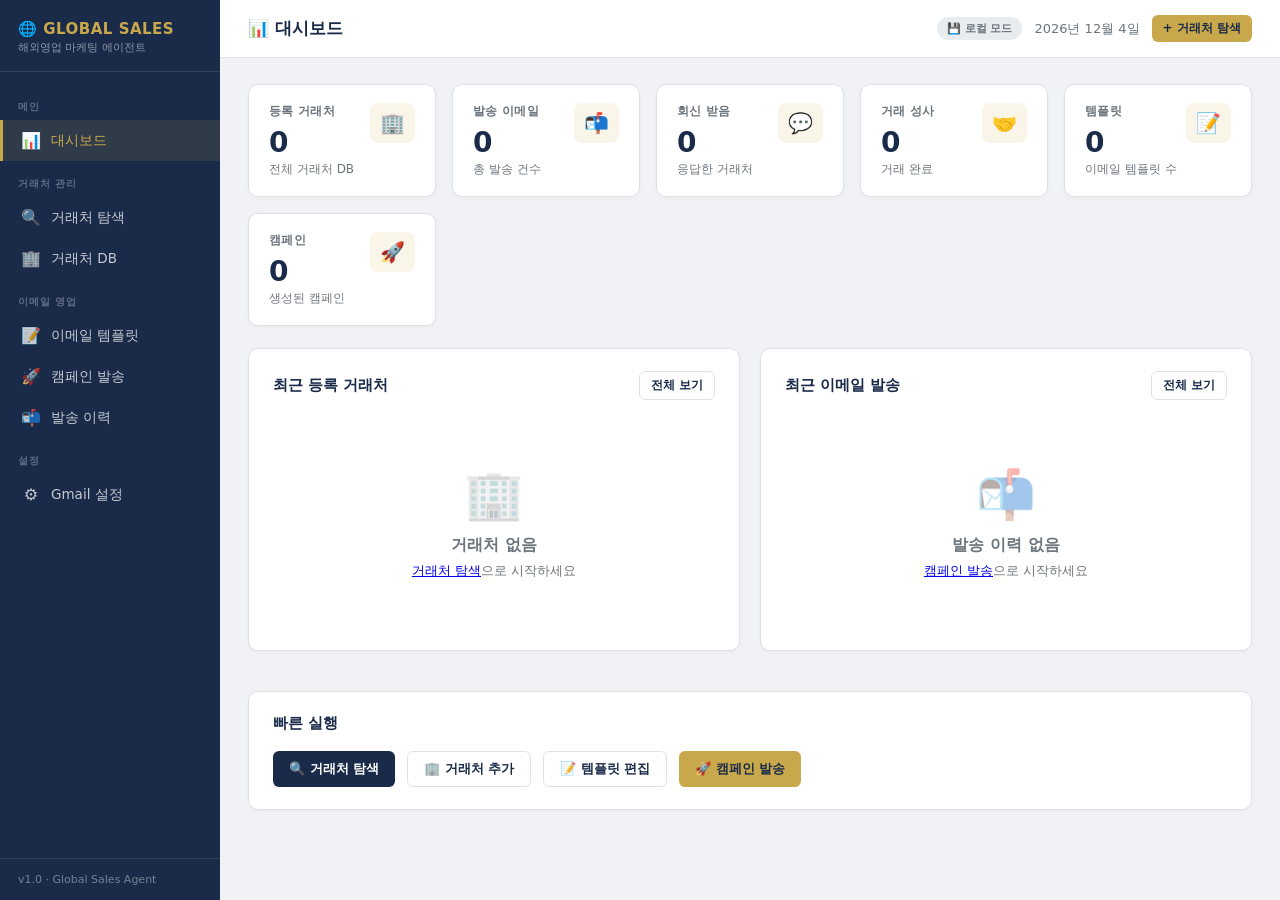
<file: index.html>
<!DOCTYPE html>
<html lang="ko">
<head>
  <meta charset="UTF-8">
  <meta name="viewport" content="width=device-width, initial-scale=1.0">
  <title>해외영업 마케팅 에이전트</title>
  <link rel="stylesheet" href="style.css">
</head>
<body>

<!-- Sidebar -->
<aside class="sidebar">
  <div class="sidebar-logo">
    <h1>🌐 GLOBAL SALES</h1>
    <p>해외영업 마케팅 에이전트</p>
  </div>
  <ul class="sidebar-menu">
    <li class="sidebar-section">메인</li>
    <li><a href="index.html" class="active"><span class="icon">📊</span> 대시보드</a></li>
    <li class="sidebar-section">거래처 관리</li>
    <li><a href="search.html"><span class="icon">🔍</span> 거래처 탐색</a></li>
    <li><a href="companies.html"><span class="icon">🏢</span> 거래처 DB</a></li>
    <li class="sidebar-section">이메일 영업</li>
    <li><a href="templates.html"><span class="icon">📝</span> 이메일 템플릿</a></li>
    <li><a href="campaigns.html"><span class="icon">🚀</span> 캠페인 발송</a></li>
    <li><a href="history.html"><span class="icon">📬</span> 발송 이력</a></li>
    <li class="sidebar-section">설정</li>
    <li><a href="settings.html"><span class="icon">⚙️</span> Gmail 설정</a></li>
  </ul>
  <div class="sidebar-bottom">v1.0 · Global Sales Agent</div>
</aside>

<div class="main">
  <div class="topbar">
    <span class="topbar-title">📊 대시보드</span>
    <div class="topbar-right">
      <span id="todayDate" style="font-size:13px;color:#6c757d;"></span>
      <a href="search.html" class="btn btn-gold btn-sm">+ 거래처 탐색</a>
    </div>
  </div>

  <div class="content">
    <!-- 통계 카드 -->
    <div class="stats-grid" id="statsGrid"></div>

    <div style="display:grid;grid-template-columns:1fr 1fr;gap:20px;">
      <!-- 최근 거래처 -->
      <div class="card">
        <div class="card-header">
          <span class="card-title">최근 등록 거래처</span>
          <a href="companies.html" class="btn btn-outline btn-sm">전체 보기</a>
        </div>
        <div id="recentCompanies"></div>
      </div>

      <!-- 최근 발송 이력 -->
      <div class="card">
        <div class="card-header">
          <span class="card-title">최근 이메일 발송</span>
          <a href="history.html" class="btn btn-outline btn-sm">전체 보기</a>
        </div>
        <div id="recentHistory"></div>
      </div>
    </div>

    <!-- 빠른 실행 -->
    <div class="card" style="margin-top:20px;">
      <div class="card-header">
        <span class="card-title">빠른 실행</span>
      </div>
      <div style="display:flex;gap:12px;flex-wrap:wrap;">
        <a href="search.html" class="btn btn-primary">🔍 거래처 탐색</a>
        <a href="companies.html" class="btn btn-outline">🏢 거래처 추가</a>
        <a href="templates.html" class="btn btn-outline">📝 템플릿 편집</a>
        <a href="campaigns.html" class="btn btn-gold">🚀 캠페인 발송</a>
      </div>
    </div>
  </div>
</div>

<script src="js/app.js?v=2"></script>
<script>
document.getElementById('todayDate').textContent = new Date().toLocaleDateString('ko-KR', {year:'numeric',month:'long',day:'numeric'});

function renderDashboard() {
  const companies = DB.get('companies');
  const history = DB.get('history');
  const templates = DB.get('templates');
  const campaigns = DB.get('campaigns');

  const sent = history.filter(h => h.status === 'sent').length;
  const replied = companies.filter(c => c.status === 'replied').length;
  const deals = companies.filter(c => c.status === 'deal').length;

  document.getElementById('statsGrid').innerHTML = `
    <div class="stat-card">
      <div class="icon-wrap">🏢</div>
      <div class="label">등록 거래처</div>
      <div class="value">${companies.length}</div>
      <div class="sub">전체 거래처 DB</div>
    </div>
    <div class="stat-card">
      <div class="icon-wrap">📬</div>
      <div class="label">발송 이메일</div>
      <div class="value">${sent}</div>
      <div class="sub">총 발송 건수</div>
    </div>
    <div class="stat-card">
      <div class="icon-wrap">💬</div>
      <div class="label">회신 받음</div>
      <div class="value">${replied}</div>
      <div class="sub">응답한 거래처</div>
    </div>
    <div class="stat-card">
      <div class="icon-wrap">🤝</div>
      <div class="label">거래 성사</div>
      <div class="value">${deals}</div>
      <div class="sub">거래 완료</div>
    </div>
    <div class="stat-card">
      <div class="icon-wrap">📝</div>
      <div class="label">템플릿</div>
      <div class="value">${templates.length}</div>
      <div class="sub">이메일 템플릿 수</div>
    </div>
    <div class="stat-card">
      <div class="icon-wrap">🚀</div>
      <div class="label">캠페인</div>
      <div class="value">${campaigns.length}</div>
      <div class="sub">생성된 캠페인</div>
    </div>
  `;

  // 최근 거래처
  const recent = [...companies].sort((a,b) => b.createdAt - a.createdAt).slice(0, 5);
  document.getElementById('recentCompanies').innerHTML = recent.length
    ? `<table><thead><tr><th>회사명</th><th>국가</th><th>상태</th></tr></thead><tbody>
        ${recent.map(c => {
          const ct = getCountry(c.country);
          return `<tr>
            <td><a href="companies.html" style="color:var(--navy);font-weight:600;">${esc(c.name)}</a></td>
            <td>${ct.flag} ${esc(ct.name)}</td>
            <td><span class="badge badge-${c.status}">${STATUS_LABELS[c.status] || c.status}</span></td>
          </tr>`;
        }).join('')}
      </tbody></table>`
    : `<div class="empty-state"><div class="icon">🏢</div><h3>거래처 없음</h3><p><a href="search.html">거래처 탐색</a>으로 시작하세요</p></div>`;

  // 최근 발송 이력
  const recentH = [...history].sort((a,b) => b.sentAt - a.sentAt).slice(0, 5);
  document.getElementById('recentHistory').innerHTML = recentH.length
    ? `<table><thead><tr><th>수신자</th><th>제목</th><th>상태</th></tr></thead><tbody>
        ${recentH.map(h => `<tr>
          <td style="font-size:12px;">${esc(h.toEmail)}</td>
          <td style="font-size:12px;max-width:140px;overflow:hidden;text-overflow:ellipsis;white-space:nowrap;">${esc(h.subject)}</td>
          <td><span class="badge badge-${h.status}">${h.status === 'sent' ? '발송 완료' : '실패'}</span></td>
        </tr>`).join('')}
      </tbody></table>`
    : `<div class="empty-state"><div class="icon">📬</div><h3>발송 이력 없음</h3><p><a href="campaigns.html">캠페인 발송</a>으로 시작하세요</p></div>`;
}

window.MA_RENDER = renderDashboard;
renderDashboard();
</script>
</body>
</html>
</file>
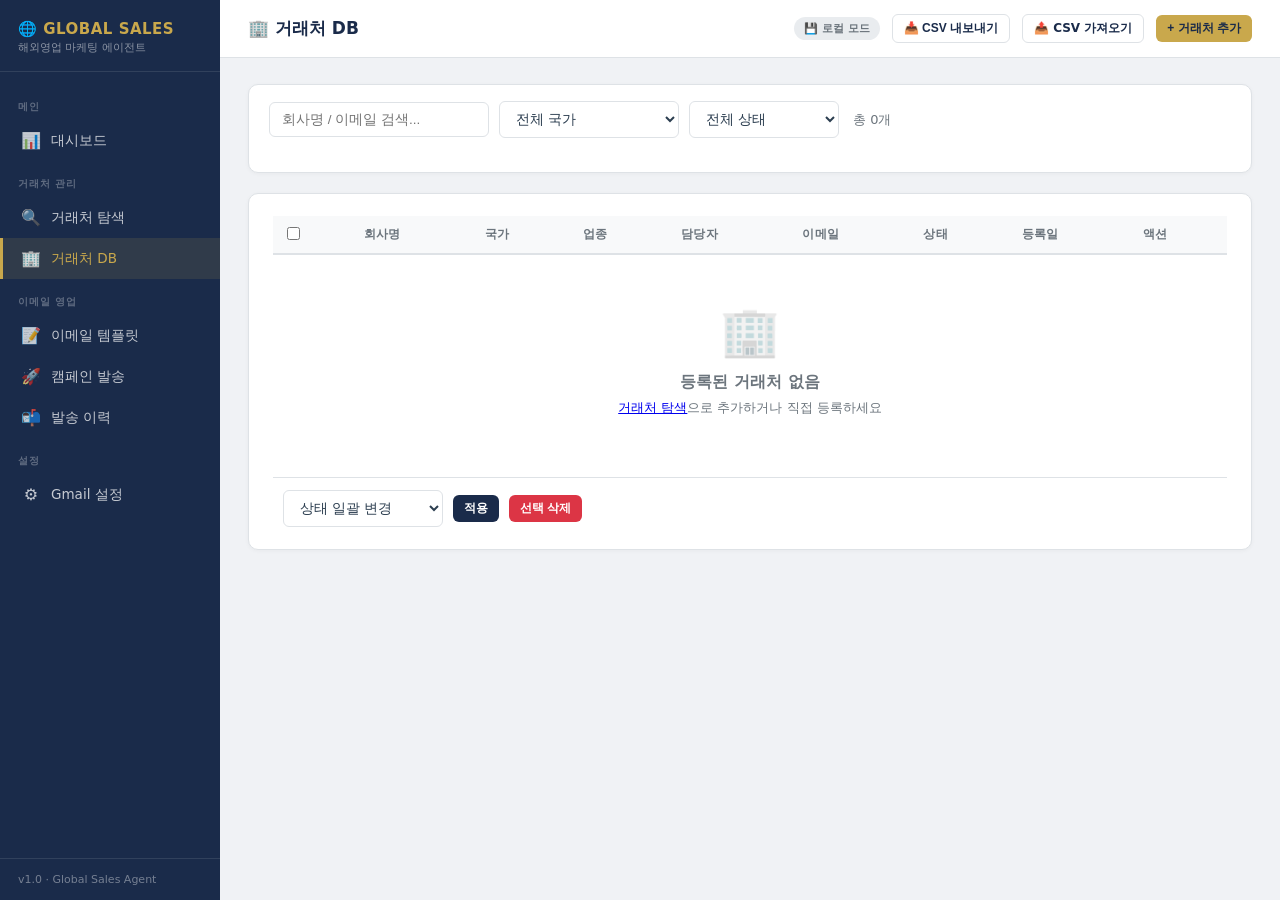
<file: companies.html>
<!DOCTYPE html>
<html lang="ko">
<head>
  <meta charset="UTF-8">
  <meta name="viewport" content="width=device-width, initial-scale=1.0">
  <title>거래처 DB | Global Sales Agent</title>
  <link rel="stylesheet" href="style.css">
</head>
<body>

<aside class="sidebar">
  <div class="sidebar-logo">
    <h1>🌐 GLOBAL SALES</h1>
    <p>해외영업 마케팅 에이전트</p>
  </div>
  <ul class="sidebar-menu">
    <li class="sidebar-section">메인</li>
    <li><a href="index.html"><span class="icon">📊</span> 대시보드</a></li>
    <li class="sidebar-section">거래처 관리</li>
    <li><a href="search.html"><span class="icon">🔍</span> 거래처 탐색</a></li>
    <li><a href="companies.html"><span class="icon">🏢</span> 거래처 DB</a></li>
    <li class="sidebar-section">이메일 영업</li>
    <li><a href="templates.html"><span class="icon">📝</span> 이메일 템플릿</a></li>
    <li><a href="campaigns.html"><span class="icon">🚀</span> 캠페인 발송</a></li>
    <li><a href="history.html"><span class="icon">📬</span> 발송 이력</a></li>
    <li class="sidebar-section">설정</li>
    <li><a href="settings.html"><span class="icon">⚙️</span> Gmail 설정</a></li>
  </ul>
  <div class="sidebar-bottom">v1.0 · Global Sales Agent</div>
</aside>

<div class="main">
  <div class="topbar">
    <span class="topbar-title">🏢 거래처 DB</span>
    <div class="topbar-right">
      <button class="btn btn-outline btn-sm" onclick="exportCSV()">📥 CSV 내보내기</button>
      <label class="btn btn-outline btn-sm" style="cursor:pointer;">📤 CSV 가져오기<input type="file" accept=".csv" style="display:none" onchange="importCSV(event)"></label>
      <button class="btn btn-gold btn-sm" onclick="openAddModal()">+ 거래처 추가</button>
    </div>
  </div>

  <div class="content">
    <!-- 필터 / 검색 -->
    <div class="card" style="padding:16px 20px;">
      <div class="search-bar">
        <input class="form-control" id="searchInput" placeholder="회사명 / 이메일 검색..." oninput="renderTable()" style="max-width:220px;">
        <select class="form-control" id="filterCountry" onchange="renderTable()" style="max-width:180px;">
          <option value="">전체 국가</option>
        </select>
        <select class="form-control" id="filterStatus" onchange="renderTable()" style="max-width:150px;">
          <option value="">전체 상태</option>
          <option value="lead">리드</option>
          <option value="contacted">컨택 완료</option>
          <option value="replied">회신 받음</option>
          <option value="deal">거래 성사</option>
          <option value="rejected">거절</option>
        </select>
        <span id="countBadge" style="font-size:13px;color:var(--text-muted);margin-left:4px;"></span>
      </div>
    </div>

    <div class="card">
      <div class="table-wrap">
        <table>
          <thead>
            <tr>
              <th><input type="checkbox" id="checkAll" onchange="toggleAll(this)"></th>
              <th>회사명</th>
              <th>국가</th>
              <th>업종</th>
              <th>담당자</th>
              <th>이메일</th>
              <th>상태</th>
              <th>등록일</th>
              <th>액션</th>
            </tr>
          </thead>
          <tbody id="tableBody"></tbody>
        </table>
      </div>
      <div id="emptyState" style="display:none;">
        <div class="empty-state"><div class="icon">🏢</div><h3>등록된 거래처 없음</h3><p><a href="search.html">거래처 탐색</a>으로 추가하거나 직접 등록하세요</p></div>
      </div>
      <!-- 선택 일괄 작업 -->
      <div id="bulkBar" style="display:none;margin-top:12px;padding-top:12px;border-top:1px solid var(--border);display:flex;gap:10px;align-items:center;">
        <span id="selectedCount" style="font-size:13px;color:var(--text-muted);"></span>
        <select class="form-control" id="bulkStatus" style="max-width:160px;">
          <option value="">상태 일괄 변경</option>
          <option value="lead">리드</option>
          <option value="contacted">컨택 완료</option>
          <option value="replied">회신 받음</option>
          <option value="deal">거래 성사</option>
          <option value="rejected">거절</option>
        </select>
        <button class="btn btn-primary btn-sm" onclick="applyBulkStatus()">적용</button>
        <button class="btn btn-danger btn-sm" onclick="deleteSelected()">선택 삭제</button>
      </div>
    </div>
  </div>
</div>

<!-- 추가/편집 모달 -->
<div class="modal-backdrop" id="companyModal">
  <div class="modal">
    <div class="modal-header">
      <span class="modal-title" id="modalTitle">🏢 거래처 추가</span>
      <button class="modal-close">✕</button>
    </div>
    <div class="modal-body">
      <input type="hidden" id="editId">
      <div class="form-row">
        <div class="form-group">
          <label class="form-label">회사명 *</label>
          <input class="form-control" id="f_name" placeholder="Company Name">
        </div>
        <div class="form-group">
          <label class="form-label">국가 *</label>
          <select class="form-control" id="f_country"></select>
        </div>
      </div>
      <div class="form-row">
        <div class="form-group">
          <label class="form-label">업종</label>
          <input class="form-control" id="f_industry" placeholder="Chemical, Cosmetic...">
        </div>
        <div class="form-group">
          <label class="form-label">담당자</label>
          <input class="form-control" id="f_contact" placeholder="Contact Person">
        </div>
      </div>
      <div class="form-row">
        <div class="form-group">
          <label class="form-label">이메일 *</label>
          <input class="form-control" id="f_email" type="email" placeholder="email@company.com">
        </div>
        <div class="form-group">
          <label class="form-label">전화</label>
          <input class="form-control" id="f_phone" placeholder="+1 234 567 8900">
        </div>
      </div>
      <div class="form-row">
        <div class="form-group">
          <label class="form-label">웹사이트</label>
          <input class="form-control" id="f_website" placeholder="https://...">
        </div>
        <div class="form-group">
          <label class="form-label">상태</label>
          <select class="form-control" id="f_status">
            <option value="lead">리드</option>
            <option value="contacted">컨택 완료</option>
            <option value="replied">회신 받음</option>
            <option value="deal">거래 성사</option>
            <option value="rejected">거절</option>
          </select>
        </div>
      </div>
      <div class="form-group">
        <label class="form-label">메모</label>
        <textarea class="form-control" id="f_note" rows="3" placeholder="특이사항, 탐색 경로 등"></textarea>
      </div>
    </div>
    <div class="modal-footer">
      <button class="btn btn-outline" onclick="closeModal('companyModal')">취소</button>
      <button class="btn btn-gold" onclick="saveCompany()">저장</button>
    </div>
  </div>
</div>

<script src="js/app.js?v=2"></script>
<script>
document.getElementById('filterCountry').innerHTML = '<option value="">전체 국가</option>' + countryOptions();
document.getElementById('f_country').innerHTML = countryOptions('US');

function getFiltered() {
  const q = document.getElementById('searchInput').value.toLowerCase();
  const fc = document.getElementById('filterCountry').value;
  const fs = document.getElementById('filterStatus').value;
  return DB.get('companies').filter(c =>
    (!q || c.name.toLowerCase().includes(q) || c.email.toLowerCase().includes(q)) &&
    (!fc || c.country === fc) &&
    (!fs || c.status === fs)
  ).sort((a, b) => b.createdAt - a.createdAt);
}

function renderTable() {
  const list = getFiltered();
  document.getElementById('countBadge').textContent = `총 ${list.length}개`;
  const tbody = document.getElementById('tableBody');
  document.getElementById('emptyState').style.display = list.length ? 'none' : '';

  if (!list.length) { tbody.innerHTML = ''; return; }
  tbody.innerHTML = list.map(c => {
    const ct = getCountry(c.country);
    const date = new Date(c.createdAt).toLocaleDateString('ko-KR');
    return `<tr>
      <td><input type="checkbox" class="row-check" data-id="${c.id}" onchange="updateBulkBar()"></td>
      <td><strong>${esc(c.name)}</strong>${c.website ? `<br><a href="${esc(c.website)}" target="_blank" style="font-size:11px;color:var(--info);">${esc(c.website)}</a>` : ''}</td>
      <td>${ct.flag} ${esc(ct.name)}</td>
      <td style="font-size:12px;">${esc(c.industry) || '-'}</td>
      <td style="font-size:12px;">${esc(c.contact) || '-'}</td>
      <td style="font-size:12px;"><a href="mailto:${esc(c.email)}">${esc(c.email)}</a></td>
      <td>
        <select class="form-control" style="padding:3px 6px;font-size:11px;width:auto;" onchange="quickStatus('${c.id}', this.value)">
          ${['lead','contacted','replied','deal','rejected'].map(s =>
            `<option value="${s}" ${c.status===s?'selected':''}>${STATUS_LABELS[s]}</option>`
          ).join('')}
        </select>
      </td>
      <td style="font-size:12px;color:var(--text-muted);">${date}</td>
      <td>
        <button class="btn btn-outline btn-xs" onclick="editCompany('${c.id}')">편집</button>
        <button class="btn btn-danger btn-xs" onclick="deleteCompany('${c.id}')">삭제</button>
      </td>
    </tr>`;
  }).join('');
}

function quickStatus(id, val) {
  const companies = DB.get('companies');
  const c = companies.find(x => x.id === id);
  if (c) { c.status = val; DB.set('companies', companies); toast('상태 변경됨'); }
}

function toggleAll(cb) {
  document.querySelectorAll('.row-check').forEach(c => c.checked = cb.checked);
  updateBulkBar();
}

function updateBulkBar() {
  const sel = document.querySelectorAll('.row-check:checked');
  const bar = document.getElementById('bulkBar');
  bar.style.display = sel.length ? 'flex' : 'none';
  document.getElementById('selectedCount').textContent = `${sel.length}개 선택됨`;
}

function applyBulkStatus() {
  const val = document.getElementById('bulkStatus').value;
  if (!val) return;
  const ids = [...document.querySelectorAll('.row-check:checked')].map(c => c.dataset.id);
  const companies = DB.get('companies');
  companies.forEach(c => { if (ids.includes(c.id)) c.status = val; });
  DB.set('companies', companies);
  toast(`${ids.length}개 상태 변경 완료`);
  renderTable();
}

function deleteSelected() {
  const ids = [...document.querySelectorAll('.row-check:checked')].map(c => c.dataset.id);
  if (!confirm(`${ids.length}개 거래처를 삭제하시겠습니까?`)) return;
  let companies = DB.get('companies').filter(c => !ids.includes(c.id));
  DB.set('companies', companies);
  toast(`${ids.length}개 삭제됨`);
  renderTable();
}

function openAddModal() {
  document.getElementById('modalTitle').textContent = '🏢 거래처 추가';
  document.getElementById('editId').value = '';
  ['f_name','f_industry','f_contact','f_email','f_phone','f_website','f_note'].forEach(id => document.getElementById(id).value = '');
  document.getElementById('f_country').value = 'US';
  document.getElementById('f_status').value = 'lead';
  openModal('companyModal');
}

function editCompany(id) {
  const c = DB.get('companies').find(x => x.id === id);
  if (!c) return;
  document.getElementById('modalTitle').textContent = '🏢 거래처 편집';
  document.getElementById('editId').value = id;
  document.getElementById('f_name').value = c.name;
  document.getElementById('f_country').value = c.country;
  document.getElementById('f_industry').value = c.industry || '';
  document.getElementById('f_contact').value = c.contact || '';
  document.getElementById('f_email').value = c.email;
  document.getElementById('f_phone').value = c.phone || '';
  document.getElementById('f_website').value = c.website || '';
  document.getElementById('f_status').value = c.status;
  document.getElementById('f_note').value = c.note || '';
  openModal('companyModal');
}

function saveCompany() {
  const name = document.getElementById('f_name').value.trim();
  const email = document.getElementById('f_email').value.trim();
  if (!name || !email) { toast('회사명과 이메일은 필수', 'error'); return; }
  const id = document.getElementById('editId').value;
  const companies = DB.get('companies');
  const data = {
    name, email,
    country: document.getElementById('f_country').value,
    industry: document.getElementById('f_industry').value.trim(),
    contact: document.getElementById('f_contact').value.trim(),
    phone: document.getElementById('f_phone').value.trim(),
    website: document.getElementById('f_website').value.trim(),
    status: document.getElementById('f_status').value,
    note: document.getElementById('f_note').value.trim(),
  };
  if (id) {
    const i = companies.findIndex(c => c.id === id);
    companies[i] = { ...companies[i], ...data };
    toast('거래처 수정됨');
  } else {
    companies.push({ id: DB.id(), ...data, createdAt: Date.now() });
    toast('거래처 추가됨');
  }
  DB.set('companies', companies);
  closeModal('companyModal');
  renderTable();
}

function deleteCompany(id) {
  if (!confirm('이 거래처를 삭제하시겠습니까?')) return;
  DB.set('companies', DB.get('companies').filter(c => c.id !== id));
  toast('삭제됨');
  renderTable();
}

function exportCSV() {
  const companies = DB.get('companies');
  if (!companies.length) { toast('내보낼 데이터 없음', 'error'); return; }
  const header = '회사명,국가코드,업종,담당자,이메일,전화,웹사이트,상태,메모,등록일';
  const rows = companies.map(c => [
    c.name, c.country, c.industry||'', c.contact||'', c.email, c.phone||'', c.website||'', c.status, c.note||'',
    new Date(c.createdAt).toLocaleDateString('ko-KR')
  ].map(v => `"${String(v).replace(/"/g,'""')}"`).join(','));
  const csv = '﻿' + [header, ...rows].join('\n');
  const a = document.createElement('a');
  a.href = URL.createObjectURL(new Blob([csv], { type: 'text/csv;charset=utf-8;' }));
  a.download = `거래처_${new Date().toISOString().slice(0,10)}.csv`;
  a.click();
  toast('CSV 내보내기 완료');
}

// 따옴표·콤마·줄바꿈을 올바르게 처리하는 CSV 파서
function parseCSV(text) {
  const rows = [];
  let row = [], field = '', inQuotes = false;
  text = text.replace(/^﻿/, '').replace(/\r\n/g, '\n').replace(/\r/g, '\n');
  for (let i = 0; i < text.length; i++) {
    const ch = text[i];
    if (inQuotes) {
      if (ch === '"') {
        if (text[i + 1] === '"') { field += '"'; i++; }
        else inQuotes = false;
      } else field += ch;
    } else {
      if (ch === '"') inQuotes = true;
      else if (ch === ',') { row.push(field); field = ''; }
      else if (ch === '\n') { row.push(field); rows.push(row); row = []; field = ''; }
      else field += ch;
    }
  }
  if (field !== '' || row.length) { row.push(field); rows.push(row); }
  return rows;
}

function importCSV(event) {
  const file = event.target.files[0];
  if (!file) return;
  const reader = new FileReader();
  reader.onload = e => {
    const rows = parseCSV(e.target.result).filter(r => r.some(c => c.trim()));
    const [, ...dataRows] = rows; // 첫 줄(헤더) 제외
    const companies = DB.get('companies');
    let count = 0;
    dataRows.forEach(cols => {
      if (!cols[0] || !cols[4]) return; // 회사명·이메일 필수
      companies.push({ id: DB.id(), name: cols[0], country: cols[1]||'US', industry: cols[2]||'', contact: cols[3]||'', email: cols[4], phone: cols[5]||'', website: cols[6]||'', status: cols[7]||'lead', note: cols[8]||'', createdAt: Date.now() });
      count++;
    });
    DB.set('companies', companies);
    toast(`${count}개 거래처 가져오기 완료`);
    renderTable();
  };
  reader.readAsText(file, 'UTF-8');
  event.target.value = '';
}

window.MA_RENDER = renderTable;
renderTable();
</script>
</body>
</html>
</file>
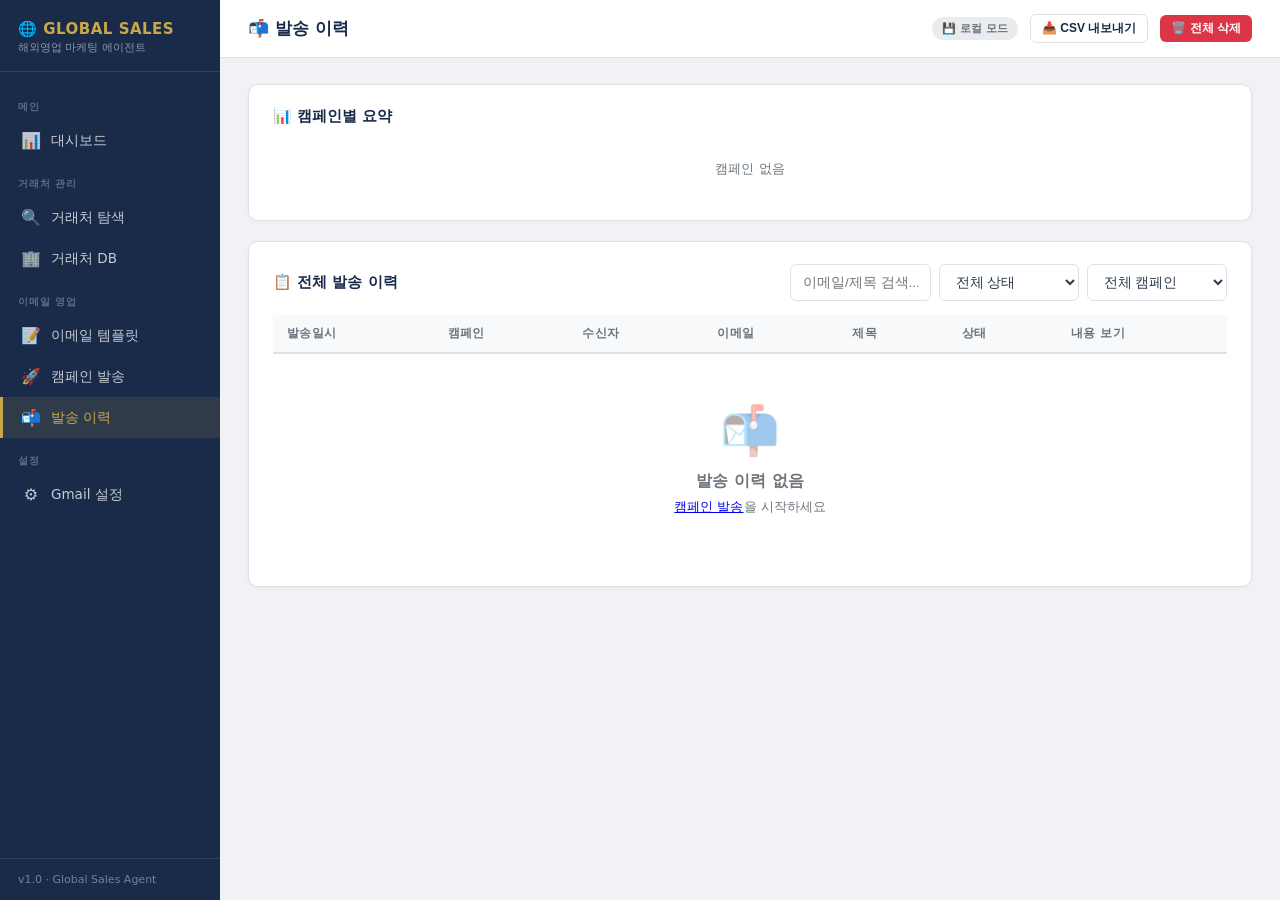
<file: history.html>
<!DOCTYPE html>
<html lang="ko">
<head>
  <meta charset="UTF-8">
  <meta name="viewport" content="width=device-width, initial-scale=1.0">
  <title>발송 이력 | Global Sales Agent</title>
  <link rel="stylesheet" href="style.css">
</head>
<body>

<aside class="sidebar">
  <div class="sidebar-logo">
    <h1>🌐 GLOBAL SALES</h1>
    <p>해외영업 마케팅 에이전트</p>
  </div>
  <ul class="sidebar-menu">
    <li class="sidebar-section">메인</li>
    <li><a href="index.html"><span class="icon">📊</span> 대시보드</a></li>
    <li class="sidebar-section">거래처 관리</li>
    <li><a href="search.html"><span class="icon">🔍</span> 거래처 탐색</a></li>
    <li><a href="companies.html"><span class="icon">🏢</span> 거래처 DB</a></li>
    <li class="sidebar-section">이메일 영업</li>
    <li><a href="templates.html"><span class="icon">📝</span> 이메일 템플릿</a></li>
    <li><a href="campaigns.html"><span class="icon">🚀</span> 캠페인 발송</a></li>
    <li><a href="history.html"><span class="icon">📬</span> 발송 이력</a></li>
    <li class="sidebar-section">설정</li>
    <li><a href="settings.html"><span class="icon">⚙️</span> Gmail 설정</a></li>
  </ul>
  <div class="sidebar-bottom">v1.0 · Global Sales Agent</div>
</aside>

<div class="main">
  <div class="topbar">
    <span class="topbar-title">📬 발송 이력</span>
    <div class="topbar-right">
      <button class="btn btn-outline btn-sm" onclick="exportCSV()">📥 CSV 내보내기</button>
      <button class="btn btn-danger btn-sm" onclick="clearAll()">🗑️ 전체 삭제</button>
    </div>
  </div>

  <div class="content">
    <!-- 캠페인별 요약 -->
    <div class="card">
      <div class="card-title" style="margin-bottom:14px;">📊 캠페인별 요약</div>
      <div id="campaignSummary"></div>
    </div>

    <!-- 이력 테이블 -->
    <div class="card">
      <div class="card-header" style="margin-bottom:14px;">
        <span class="card-title">📋 전체 발송 이력</span>
        <div style="display:flex;gap:8px;">
          <input class="form-control" id="searchInput" placeholder="이메일/제목 검색..." oninput="renderTable()" style="max-width:200px;">
          <select class="form-control" id="filterStatus" onchange="renderTable()" style="max-width:140px;">
            <option value="">전체 상태</option>
            <option value="sent">발송 완료</option>
            <option value="failed">실패</option>
          </select>
          <select class="form-control" id="filterCampaign" onchange="renderTable()" style="max-width:180px;">
            <option value="">전체 캠페인</option>
          </select>
        </div>
      </div>
      <div class="table-wrap">
        <table>
          <thead>
            <tr>
              <th>발송일시</th>
              <th>캠페인</th>
              <th>수신자</th>
              <th>이메일</th>
              <th>제목</th>
              <th>상태</th>
              <th>내용 보기</th>
            </tr>
          </thead>
          <tbody id="tableBody"></tbody>
        </table>
      </div>
      <div id="emptyState" style="display:none;">
        <div class="empty-state"><div class="icon">📬</div><h3>발송 이력 없음</h3><p><a href="campaigns.html">캠페인 발송</a>을 시작하세요</p></div>
      </div>
    </div>
  </div>
</div>

<!-- 이메일 내용 보기 모달 -->
<div class="modal-backdrop" id="viewModal">
  <div class="modal" style="width:640px;">
    <div class="modal-header">
      <span class="modal-title">📧 이메일 내용</span>
      <button class="modal-close">✕</button>
    </div>
    <div class="modal-body">
      <div style="margin-bottom:10px;">
        <div style="font-size:12px;color:var(--text-muted);">수신: <span id="v_to" style="color:var(--navy);font-weight:600;"></span></div>
        <div style="font-size:12px;color:var(--text-muted);margin-top:4px;">제목: <span id="v_subject" style="color:var(--navy);font-weight:600;"></span></div>
      </div>
      <div class="email-preview" id="v_body" style="max-height:360px;"></div>
    </div>
    <div class="modal-footer">
      <button class="btn btn-outline" onclick="closeModal('viewModal')">닫기</button>
    </div>
  </div>
</div>

<script src="js/app.js?v=2"></script>
<script>
function loadCampaignFilter() {
  const campaigns = DB.get('campaigns');
  const sel = document.getElementById('filterCampaign');
  sel.innerHTML = '<option value="">전체 캠페인</option>' +
    campaigns.map(c => `<option value="${esc(c.id)}">${esc(c.name)}</option>`).join('');
}

function renderCampaignSummary() {
  const campaigns = DB.get('campaigns');
  const el = document.getElementById('campaignSummary');
  if (!campaigns.length) {
    el.innerHTML = '<div style="text-align:center;padding:20px;color:var(--text-muted);font-size:13px;">캠페인 없음</div>';
    return;
  }
  el.innerHTML = `<div style="display:grid;grid-template-columns:repeat(auto-fill,minmax(220px,1fr));gap:12px;">
    ${[...campaigns].sort((a,b)=>b.createdAt-a.createdAt).map(c => {
      const rate = c.total ? Math.round(c.sent/c.total*100) : 0;
      return `<div style="border:1px solid var(--border);border-radius:8px;padding:14px;">
        <div style="font-weight:700;font-size:13px;color:var(--navy);margin-bottom:6px;">${esc(c.name)}</div>
        <div style="font-size:12px;color:var(--text-muted);margin-bottom:8px;">${new Date(c.createdAt).toLocaleDateString('ko-KR')}</div>
        <div style="display:flex;gap:10px;font-size:13px;margin-bottom:8px;">
          <span>전체 <strong>${c.total}</strong></span>
          <span style="color:var(--success);">성공 <strong>${c.sent}</strong></span>
          <span style="color:var(--danger);">실패 <strong>${c.failed}</strong></span>
        </div>
        <div class="progress"><div class="progress-bar" style="width:${rate}%;"></div></div>
        <div style="font-size:11px;color:var(--text-muted);margin-top:4px;">발송 성공률 ${rate}%</div>
      </div>`;
    }).join('')}
  </div>`;
}

function renderTable() {
  const q = document.getElementById('searchInput').value.toLowerCase();
  const fs = document.getElementById('filterStatus').value;
  const fc = document.getElementById('filterCampaign').value;
  const history = DB.get('history').filter(h =>
    (!q || h.toEmail.toLowerCase().includes(q) || h.subject.toLowerCase().includes(q) || (h.toName||'').toLowerCase().includes(q)) &&
    (!fs || h.status === fs) &&
    (!fc || h.campaignId === fc)
  ).sort((a,b) => b.sentAt - a.sentAt);

  const tbody = document.getElementById('tableBody');
  const empty = document.getElementById('emptyState');
  empty.style.display = history.length ? 'none' : '';

  tbody.innerHTML = history.map(h => {
    const dt = new Date(h.sentAt).toLocaleString('ko-KR');
    return `<tr>
      <td style="font-size:12px;color:var(--text-muted);white-space:nowrap;">${dt}</td>
      <td style="font-size:12px;max-width:120px;overflow:hidden;text-overflow:ellipsis;white-space:nowrap;">${esc(h.campaignName)||'-'}</td>
      <td style="font-size:12px;font-weight:600;">${esc(h.toName)||'-'}</td>
      <td style="font-size:12px;"><a href="mailto:${esc(h.toEmail)}" style="color:var(--info);">${esc(h.toEmail)}</a></td>
      <td style="font-size:12px;max-width:180px;overflow:hidden;text-overflow:ellipsis;white-space:nowrap;" title="${esc(h.subject)}">${esc(h.subject)}</td>
      <td><span class="badge badge-${h.status}">${h.status==='sent'?'발송 완료':'실패'}</span></td>
      <td><button class="btn btn-outline btn-xs" onclick="viewEmail('${h.id}')">보기</button></td>
    </tr>`;
  }).join('');
}

function viewEmail(id) {
  const h = DB.get('history').find(x => x.id === id);
  if (!h) return;
  document.getElementById('v_to').textContent = `${h.toName||''} <${h.toEmail}>`;
  document.getElementById('v_subject').textContent = h.subject;
  document.getElementById('v_body').textContent = h.body;
  openModal('viewModal');
}

function exportCSV() {
  const history = DB.get('history');
  if (!history.length) { toast('내보낼 데이터 없음', 'error'); return; }
  const header = '발송일시,캠페인,수신자,이메일,제목,상태';
  const rows = history.map(h => [
    new Date(h.sentAt).toLocaleString('ko-KR'),
    h.campaignName||'', h.toName||'', h.toEmail, h.subject,
    h.status==='sent'?'발송 완료':'실패'
  ].map(v => `"${String(v).replace(/"/g,'""')}"`).join(','));
  const csv = '﻿' + [header, ...rows].join('\n');
  const a = document.createElement('a');
  a.href = URL.createObjectURL(new Blob([csv], { type: 'text/csv;charset=utf-8;' }));
  a.download = `발송이력_${new Date().toISOString().slice(0,10)}.csv`;
  a.click();
  toast('CSV 내보내기 완료');
}

function clearAll() {
  if (!confirm('발송 이력을 모두 삭제하시겠습니까?')) return;
  DB.set('history', []);
  DB.set('campaigns', []);
  toast('전체 삭제됨');
  renderCampaignSummary();
  renderTable();
  loadCampaignFilter();
}

function renderAll() { loadCampaignFilter(); renderCampaignSummary(); renderTable(); }
window.MA_RENDER = renderAll;
renderAll();
</script>
</body>
</html>
</file>
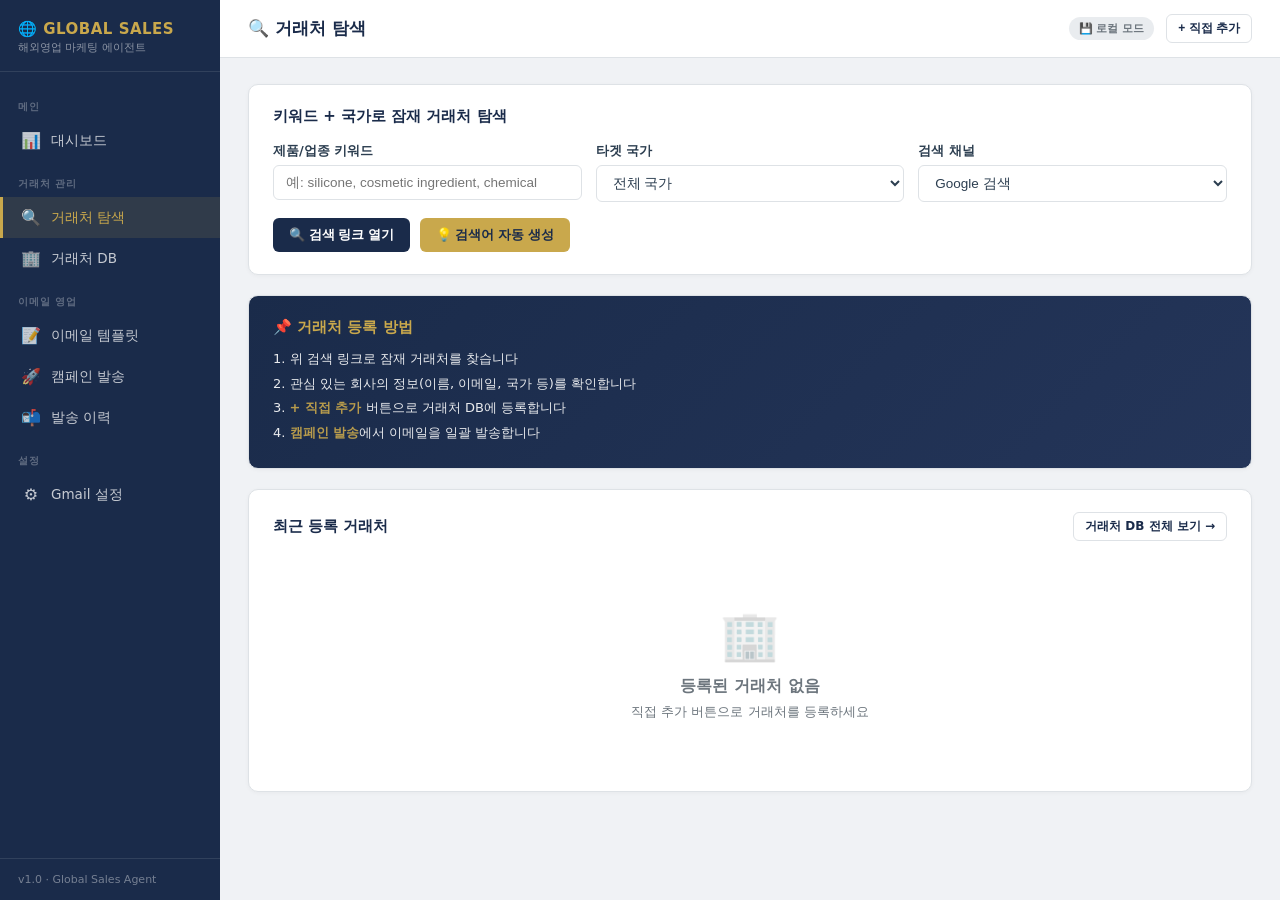
<file: search.html>
<!DOCTYPE html>
<html lang="ko">
<head>
  <meta charset="UTF-8">
  <meta name="viewport" content="width=device-width, initial-scale=1.0">
  <title>거래처 탐색 | Global Sales Agent</title>
  <link rel="stylesheet" href="style.css">
</head>
<body>

<aside class="sidebar">
  <div class="sidebar-logo">
    <h1>🌐 GLOBAL SALES</h1>
    <p>해외영업 마케팅 에이전트</p>
  </div>
  <ul class="sidebar-menu">
    <li class="sidebar-section">메인</li>
    <li><a href="index.html"><span class="icon">📊</span> 대시보드</a></li>
    <li class="sidebar-section">거래처 관리</li>
    <li><a href="search.html"><span class="icon">🔍</span> 거래처 탐색</a></li>
    <li><a href="companies.html"><span class="icon">🏢</span> 거래처 DB</a></li>
    <li class="sidebar-section">이메일 영업</li>
    <li><a href="templates.html"><span class="icon">📝</span> 이메일 템플릿</a></li>
    <li><a href="campaigns.html"><span class="icon">🚀</span> 캠페인 발송</a></li>
    <li><a href="history.html"><span class="icon">📬</span> 발송 이력</a></li>
    <li class="sidebar-section">설정</li>
    <li><a href="settings.html"><span class="icon">⚙️</span> Gmail 설정</a></li>
  </ul>
  <div class="sidebar-bottom">v1.0 · Global Sales Agent</div>
</aside>

<div class="main">
  <div class="topbar">
    <span class="topbar-title">🔍 거래처 탐색</span>
    <div class="topbar-right">
      <button class="btn btn-outline btn-sm" onclick="openModal('addManualModal')">+ 직접 추가</button>
    </div>
  </div>

  <div class="content">
    <!-- 탐색 조건 -->
    <div class="card">
      <div class="card-title" style="margin-bottom:16px;">키워드 + 국가로 잠재 거래처 탐색</div>
      <div class="form-row-3">
        <div class="form-group">
          <label class="form-label">제품/업종 키워드</label>
          <input class="form-control" id="keyword" placeholder="예: silicone, cosmetic ingredient, chemical">
        </div>
        <div class="form-group">
          <label class="form-label">타겟 국가</label>
          <select class="form-control" id="country">
            <option value="">전체 국가</option>
          </select>
        </div>
        <div class="form-group">
          <label class="form-label">검색 채널</label>
          <select class="form-control" id="channel">
            <option value="google">Google 검색</option>
            <option value="linkedin">LinkedIn</option>
            <option value="alibaba">Alibaba</option>
            <option value="kompass">Kompass</option>
            <option value="globalsources">Global Sources</option>
          </select>
        </div>
      </div>
      <div style="display:flex;gap:10px;flex-wrap:wrap;">
        <button class="btn btn-primary" onclick="doSearch()">🔍 검색 링크 열기</button>
        <button class="btn btn-gold" onclick="generateQueries()">💡 검색어 자동 생성</button>
      </div>
    </div>

    <!-- 생성된 검색어 -->
    <div class="card" id="queriesCard" style="display:none;">
      <div class="card-header">
        <span class="card-title">💡 추천 검색어</span>
        <span style="font-size:12px;color:var(--text-muted);">클릭하면 해당 채널에서 검색 창이 열립니다</span>
      </div>
      <div id="queriesList" style="display:flex;flex-wrap:wrap;gap:8px;"></div>
    </div>

    <!-- 수동 등록 안내 -->
    <div class="card" style="background:linear-gradient(135deg,#1a2b4a,#243559);color:#fff;">
      <div class="card-title" style="color:var(--gold);margin-bottom:10px;">📌 거래처 등록 방법</div>
      <div style="font-size:13px;line-height:1.9;opacity:0.9;">
        1. 위 검색 링크로 잠재 거래처를 찾습니다<br>
        2. 관심 있는 회사의 정보(이름, 이메일, 국가 등)를 확인합니다<br>
        3. <strong style="color:var(--gold);">+ 직접 추가</strong> 버튼으로 거래처 DB에 등록합니다<br>
        4. <strong style="color:var(--gold);">캠페인 발송</strong>에서 이메일을 일괄 발송합니다
      </div>
    </div>

    <!-- 등록된 거래처 미리보기 -->
    <div class="card">
      <div class="card-header">
        <span class="card-title">최근 등록 거래처</span>
        <a href="companies.html" class="btn btn-outline btn-sm">거래처 DB 전체 보기 →</a>
      </div>
      <div id="previewList"></div>
    </div>
  </div>
</div>

<!-- 직접 추가 모달 -->
<div class="modal-backdrop" id="addManualModal">
  <div class="modal">
    <div class="modal-header">
      <span class="modal-title">🏢 거래처 직접 추가</span>
      <button class="modal-close">✕</button>
    </div>
    <div class="modal-body">
      <div class="form-row">
        <div class="form-group">
          <label class="form-label">회사명 *</label>
          <input class="form-control" id="m_name" placeholder="Company Name">
        </div>
        <div class="form-group">
          <label class="form-label">국가 *</label>
          <select class="form-control" id="m_country"></select>
        </div>
      </div>
      <div class="form-row">
        <div class="form-group">
          <label class="form-label">업종</label>
          <input class="form-control" id="m_industry" placeholder="예: Chemical, Cosmetic">
        </div>
        <div class="form-group">
          <label class="form-label">담당자명</label>
          <input class="form-control" id="m_contact" placeholder="Contact Person">
        </div>
      </div>
      <div class="form-row">
        <div class="form-group">
          <label class="form-label">이메일 *</label>
          <input class="form-control" id="m_email" type="email" placeholder="email@company.com">
        </div>
        <div class="form-group">
          <label class="form-label">전화번호</label>
          <input class="form-control" id="m_phone" placeholder="+1 234 567 8900">
        </div>
      </div>
      <div class="form-group">
        <label class="form-label">웹사이트</label>
        <input class="form-control" id="m_website" placeholder="https://www.company.com">
      </div>
      <div class="form-group">
        <label class="form-label">메모</label>
        <textarea class="form-control" id="m_note" rows="3" placeholder="탐색 경로, 특이사항 등"></textarea>
      </div>
    </div>
    <div class="modal-footer">
      <button class="btn btn-outline" onclick="closeModal('addManualModal')">취소</button>
      <button class="btn btn-gold" onclick="addCompany()">거래처 DB에 추가</button>
    </div>
  </div>
</div>

<script src="js/app.js?v=2"></script>
<script>
// 국가 선택 채우기
document.getElementById('country').innerHTML = '<option value="">전체 국가</option>' + countryOptions();
document.getElementById('m_country').innerHTML = countryOptions('US');

function doSearch() {
  const kw = document.getElementById('keyword').value.trim();
  const co = document.getElementById('country').value;
  const ch = document.getElementById('channel').value;
  if (!kw) { toast('키워드를 입력하세요', 'error'); return; }

  const country = co ? getCountry(co).name : '';
  const q = encodeURIComponent(kw + (country ? ' ' + country : '') + ' importer buyer distributor');

  const urls = {
    google: `https://www.google.com/search?q=${q}`,
    linkedin: `https://www.linkedin.com/search/results/companies/?keywords=${encodeURIComponent(kw + ' ' + country)}`,
    alibaba: `https://www.alibaba.com/trade/search?SearchText=${encodeURIComponent(kw)}`,
    kompass: `https://kr.kompass.com/searchCompanies?keyword=${encodeURIComponent(kw)}`,
    globalsources: `https://www.globalsources.com/searchproduct.htm?q=${encodeURIComponent(kw)}`,
  };
  window.open(urls[ch], '_blank');
}

function generateQueries() {
  const kw = document.getElementById('keyword').value.trim();
  const co = document.getElementById('country').value;
  if (!kw) { toast('키워드를 입력하세요', 'error'); return; }
  const country = co ? getCountry(co).name : '';

  const queries = [
    `${kw} importer ${country}`,
    `${kw} buyer distributor ${country}`,
    `${kw} manufacturer ${country}`,
    `${kw} supplier wholesale ${country}`,
    `"${kw}" company email ${country}`,
    `${kw} B2B ${country} site:linkedin.com`,
    `${kw} trade ${country} contact`,
  ].filter(q => q.trim());

  document.getElementById('queriesCard').style.display = '';
  document.getElementById('queriesList').innerHTML = queries.map(q => {
    const url = `https://www.google.com/search?q=${encodeURIComponent(q)}`;
    return `<a href="${url}" target="_blank" class="btn btn-outline btn-sm" style="font-size:12px;">${q}</a>`;
  }).join('');
}

function addCompany() {
  const name = document.getElementById('m_name').value.trim();
  const email = document.getElementById('m_email').value.trim();
  const country = document.getElementById('m_country').value;
  if (!name || !email) { toast('회사명과 이메일은 필수입니다', 'error'); return; }

  const companies = DB.get('companies');
  companies.push({
    id: DB.id(),
    name,
    country,
    industry: document.getElementById('m_industry').value.trim(),
    contact: document.getElementById('m_contact').value.trim(),
    email,
    phone: document.getElementById('m_phone').value.trim(),
    website: document.getElementById('m_website').value.trim(),
    note: document.getElementById('m_note').value.trim(),
    status: 'lead',
    createdAt: Date.now()
  });
  DB.set('companies', companies);
  toast(`${name} 거래처 DB에 추가됨`);
  closeModal('addManualModal');
  ['m_name','m_email','m_phone','m_website','m_industry','m_contact','m_note'].forEach(id => document.getElementById(id).value = '');
  renderPreview();
}

function renderPreview() {
  const companies = DB.get('companies').sort((a,b) => b.createdAt - a.createdAt).slice(0, 6);
  document.getElementById('previewList').innerHTML = companies.length
    ? `<table><thead><tr><th>회사명</th><th>국가</th><th>이메일</th><th>업종</th><th>상태</th></tr></thead><tbody>
        ${companies.map(c => {
          const ct = getCountry(c.country);
          return `<tr>
            <td style="font-weight:600;">${esc(c.name)}</td>
            <td>${ct.flag} ${esc(ct.name)}</td>
            <td style="font-size:12px;">${esc(c.email)}</td>
            <td style="font-size:12px;">${esc(c.industry) || '-'}</td>
            <td><span class="badge badge-${c.status}">${STATUS_LABELS[c.status]||c.status}</span></td>
          </tr>`;
        }).join('')}
      </tbody></table>`
    : `<div class="empty-state"><div class="icon">🏢</div><h3>등록된 거래처 없음</h3><p>직접 추가 버튼으로 거래처를 등록하세요</p></div>`;
}

window.MA_RENDER = renderPreview;
renderPreview();
</script>
</body>
</html>
</file>
<file: style.css>
:root {
  --navy: #1a2b4a;
  --navy-light: #243559;
  --navy-dark: #111d33;
  --gold: #c9a84c;
  --gold-light: #e0c070;
  --gold-dark: #a8882e;
  --bg: #f0f2f5;
  --white: #ffffff;
  --text: #2c3e50;
  --text-muted: #6c757d;
  --border: #dee2e6;
  --success: #28a745;
  --danger: #dc3545;
  --warning: #ffc107;
  --info: #17a2b8;
  --sidebar-w: 220px;
}

* { margin: 0; padding: 0; box-sizing: border-box; }

body {
  font-family: 'Segoe UI', system-ui, -apple-system, sans-serif;
  background: var(--bg);
  color: var(--text);
  display: flex;
  min-height: 100vh;
}

/* ── Sidebar ── */
.sidebar {
  width: var(--sidebar-w);
  background: var(--navy);
  color: #fff;
  display: flex;
  flex-direction: column;
  position: fixed;
  top: 0; left: 0; bottom: 0;
  z-index: 100;
  overflow-y: auto;
}

.sidebar-logo {
  padding: 20px 18px 16px;
  border-bottom: 1px solid rgba(255,255,255,0.1);
}
.sidebar-logo h1 {
  font-size: 15px;
  font-weight: 700;
  color: var(--gold);
  letter-spacing: 0.5px;
}
.sidebar-logo p {
  font-size: 11px;
  color: rgba(255,255,255,0.5);
  margin-top: 2px;
}

.sidebar-menu {
  list-style: none;
  padding: 12px 0;
  flex: 1;
}
.sidebar-menu li a {
  display: flex;
  align-items: center;
  gap: 10px;
  padding: 11px 18px;
  color: rgba(255,255,255,0.75);
  text-decoration: none;
  font-size: 13.5px;
  transition: all 0.2s;
  border-left: 3px solid transparent;
}
.sidebar-menu li a:hover,
.sidebar-menu li a.active {
  background: rgba(201,168,76,0.12);
  color: var(--gold);
  border-left-color: var(--gold);
}
.sidebar-menu li a .icon { font-size: 16px; width: 20px; text-align: center; }

.sidebar-section {
  padding: 16px 18px 6px;
  font-size: 10px;
  font-weight: 700;
  letter-spacing: 1px;
  color: rgba(255,255,255,0.3);
  text-transform: uppercase;
}

.sidebar-bottom {
  padding: 14px 18px;
  border-top: 1px solid rgba(255,255,255,0.1);
  font-size: 11px;
  color: rgba(255,255,255,0.4);
}

/* ── Main ── */
.main {
  margin-left: var(--sidebar-w);
  flex: 1;
  display: flex;
  flex-direction: column;
  min-height: 100vh;
}

.topbar {
  background: var(--white);
  border-bottom: 1px solid var(--border);
  padding: 0 28px;
  height: 58px;
  display: flex;
  align-items: center;
  justify-content: space-between;
  position: sticky;
  top: 0;
  z-index: 50;
}
.topbar-title { font-size: 17px; font-weight: 700; color: var(--navy); }
.topbar-right { display: flex; align-items: center; gap: 12px; }

.content {
  padding: 26px 28px;
  flex: 1;
}

/* ── Cards ── */
.card {
  background: var(--white);
  border-radius: 10px;
  border: 1px solid var(--border);
  padding: 22px 24px;
  margin-bottom: 20px;
  box-shadow: 0 1px 4px rgba(0,0,0,0.04);
}
.card-header {
  display: flex;
  align-items: center;
  justify-content: space-between;
  margin-bottom: 18px;
}
.card-title {
  font-size: 15px;
  font-weight: 700;
  color: var(--navy);
}

/* ── Stat Cards ── */
.stats-grid {
  display: grid;
  grid-template-columns: repeat(auto-fit, minmax(180px, 1fr));
  gap: 16px;
  margin-bottom: 22px;
}
.stat-card {
  background: var(--white);
  border-radius: 10px;
  border: 1px solid var(--border);
  padding: 18px 20px;
  box-shadow: 0 1px 4px rgba(0,0,0,0.04);
}
.stat-card .label { font-size: 12px; color: var(--text-muted); font-weight: 600; letter-spacing: 0.3px; }
.stat-card .value { font-size: 28px; font-weight: 800; color: var(--navy); margin: 6px 0 2px; }
.stat-card .sub { font-size: 12px; color: var(--text-muted); }
.stat-card .icon-wrap {
  float: right;
  background: rgba(201,168,76,0.12);
  color: var(--gold);
  border-radius: 8px;
  padding: 8px 10px;
  font-size: 20px;
}

/* ── Buttons ── */
.btn {
  display: inline-flex;
  align-items: center;
  gap: 6px;
  padding: 8px 16px;
  border-radius: 6px;
  border: none;
  cursor: pointer;
  font-size: 13px;
  font-weight: 600;
  transition: all 0.2s;
  text-decoration: none;
}
.btn-primary { background: var(--navy); color: #fff; }
.btn-primary:hover { background: var(--navy-light); }
.btn-gold { background: var(--gold); color: var(--navy); }
.btn-gold:hover { background: var(--gold-light); }
.btn-outline { background: transparent; color: var(--navy); border: 1.5px solid var(--border); }
.btn-outline:hover { border-color: var(--navy); background: #f8f9fa; }
.btn-danger { background: var(--danger); color: #fff; }
.btn-danger:hover { background: #c82333; }
.btn-success { background: var(--success); color: #fff; }
.btn-success:hover { background: #218838; }
.btn-sm { padding: 5px 11px; font-size: 12px; }
.btn-xs { padding: 3px 8px; font-size: 11px; }

/* ── Form ── */
.form-group { margin-bottom: 16px; }
.form-label { display: block; font-size: 13px; font-weight: 600; color: var(--text); margin-bottom: 5px; }
.form-control {
  width: 100%;
  padding: 9px 12px;
  border: 1.5px solid var(--border);
  border-radius: 6px;
  font-size: 13.5px;
  color: var(--text);
  transition: border-color 0.2s;
  background: #fff;
}
.form-control:focus { outline: none; border-color: var(--navy); }
.form-row { display: grid; grid-template-columns: 1fr 1fr; gap: 14px; }
.form-row-3 { display: grid; grid-template-columns: 1fr 1fr 1fr; gap: 14px; }
select.form-control { cursor: pointer; }
textarea.form-control { resize: vertical; min-height: 100px; }

/* ── Table ── */
.table-wrap { overflow-x: auto; }
table { width: 100%; border-collapse: collapse; font-size: 13px; }
thead th {
  background: #f8f9fa;
  padding: 10px 14px;
  text-align: left;
  font-weight: 700;
  color: var(--text-muted);
  font-size: 12px;
  letter-spacing: 0.3px;
  border-bottom: 2px solid var(--border);
}
tbody td { padding: 11px 14px; border-bottom: 1px solid #f0f2f5; vertical-align: middle; }
tbody tr:hover { background: #fafbfc; }

/* ── Badges / Status ── */
.badge {
  display: inline-block;
  padding: 3px 9px;
  border-radius: 12px;
  font-size: 11px;
  font-weight: 700;
  letter-spacing: 0.2px;
}
.badge-lead { background: #e3f2fd; color: #1565c0; }
.badge-contacted { background: #fff3cd; color: #856404; }
.badge-replied { background: #d1ecf1; color: #0c5460; }
.badge-deal { background: #d4edda; color: #155724; }
.badge-rejected { background: #f8d7da; color: #721c24; }
.badge-sent { background: #d4edda; color: #155724; }
.badge-pending { background: #fff3cd; color: #856404; }
.badge-failed { background: #f8d7da; color: #721c24; }
.badge-scheduled { background: #e3f2fd; color: #1565c0; }

/* ── Search Bar ── */
.search-bar {
  display: flex;
  gap: 10px;
  align-items: center;
  flex-wrap: wrap;
  margin-bottom: 18px;
}
.search-bar .form-control { max-width: 260px; margin: 0; }

/* ── Modal ── */
.modal-backdrop {
  display: none;
  position: fixed;
  inset: 0;
  background: rgba(0,0,0,0.45);
  z-index: 500;
  justify-content: center;
  align-items: flex-start;
  padding-top: 60px;
}
.modal-backdrop.open { display: flex; }
.modal {
  background: #fff;
  border-radius: 12px;
  width: 580px;
  max-width: 94vw;
  max-height: 82vh;
  overflow-y: auto;
  box-shadow: 0 20px 60px rgba(0,0,0,0.2);
}
.modal-header {
  padding: 20px 24px 16px;
  border-bottom: 1px solid var(--border);
  display: flex;
  align-items: center;
  justify-content: space-between;
}
.modal-title { font-size: 16px; font-weight: 700; color: var(--navy); }
.modal-close { background: none; border: none; font-size: 20px; cursor: pointer; color: var(--text-muted); line-height: 1; }
.modal-body { padding: 22px 24px; }
.modal-footer { padding: 14px 24px 18px; border-top: 1px solid var(--border); display: flex; justify-content: flex-end; gap: 10px; }

/* ── Toast ── */
.toast-container {
  position: fixed;
  bottom: 24px;
  right: 24px;
  z-index: 9999;
  display: flex;
  flex-direction: column;
  gap: 8px;
}
.toast {
  padding: 12px 18px;
  border-radius: 8px;
  color: #fff;
  font-size: 13px;
  font-weight: 600;
  animation: slideUp 0.3s ease;
  box-shadow: 0 4px 16px rgba(0,0,0,0.15);
}
.toast.success { background: var(--success); }
.toast.error { background: var(--danger); }
.toast.info { background: var(--info); }
@keyframes slideUp {
  from { opacity: 0; transform: translateY(16px); }
  to { opacity: 1; transform: translateY(0); }
}

/* ── Empty State ── */
.empty-state {
  text-align: center;
  padding: 48px 20px;
  color: var(--text-muted);
}
.empty-state .icon { font-size: 48px; margin-bottom: 12px; opacity: 0.4; }
.empty-state h3 { font-size: 16px; font-weight: 700; margin-bottom: 6px; }
.empty-state p { font-size: 13px; }

/* ── Tabs ── */
.tabs {
  display: flex;
  gap: 0;
  border-bottom: 2px solid var(--border);
  margin-bottom: 22px;
}
.tab-btn {
  padding: 10px 18px;
  border: none;
  background: none;
  font-size: 13px;
  font-weight: 600;
  color: var(--text-muted);
  cursor: pointer;
  border-bottom: 2px solid transparent;
  margin-bottom: -2px;
  transition: all 0.2s;
}
.tab-btn.active { color: var(--navy); border-bottom-color: var(--gold); }
.tab-btn:hover { color: var(--navy); }

/* ── Email Preview ── */
.email-preview {
  background: #f8f9fa;
  border: 1px solid var(--border);
  border-radius: 8px;
  padding: 16px;
  font-size: 13px;
  line-height: 1.7;
  white-space: pre-wrap;
  max-height: 280px;
  overflow-y: auto;
}

/* ── Country flag ── */
.flag { font-size: 18px; }

/* ── Progress bar ── */
.progress { height: 6px; background: #e9ecef; border-radius: 3px; overflow: hidden; }
.progress-bar { height: 100%; background: var(--gold); border-radius: 3px; transition: width 0.4s; }

/* ── Responsive ── */
@media (max-width: 768px) {
  .sidebar { transform: translateX(-100%); }
  .main { margin-left: 0; }
  .form-row, .form-row-3 { grid-template-columns: 1fr; }
}
</file>
